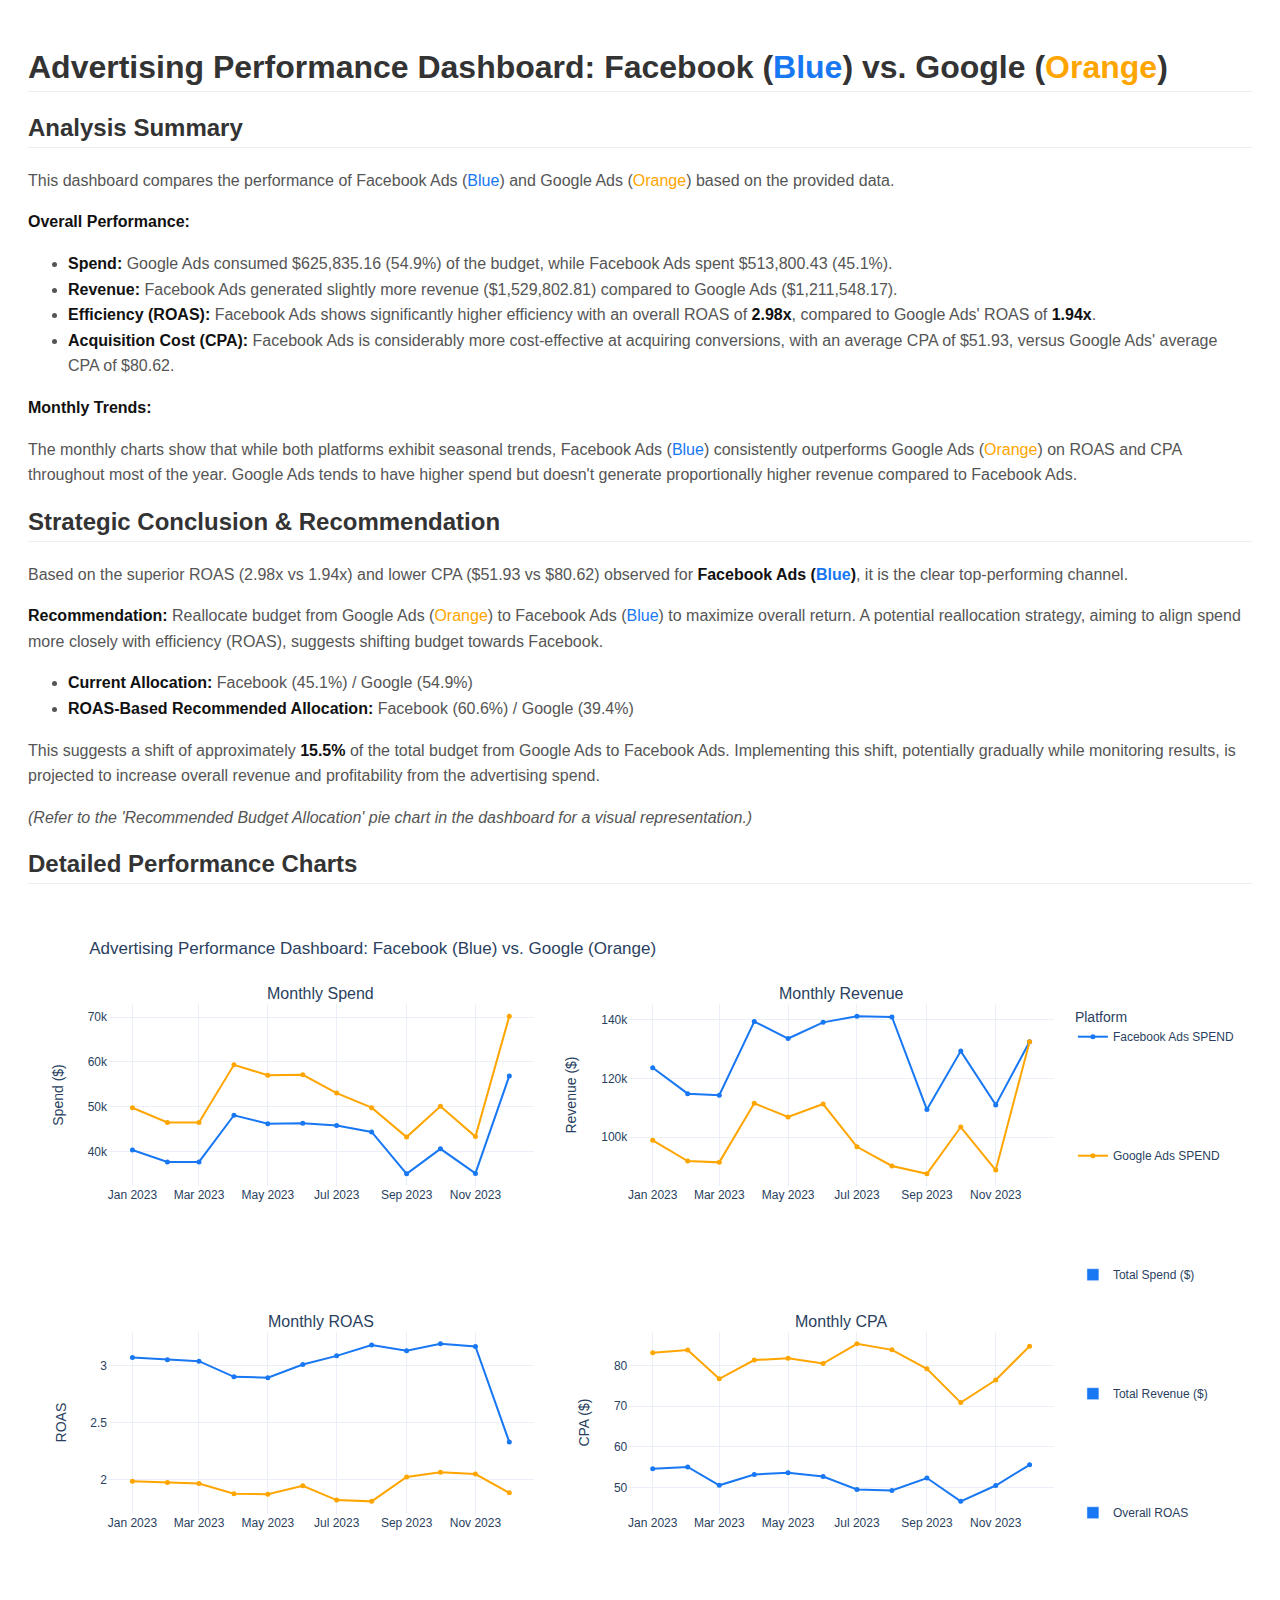
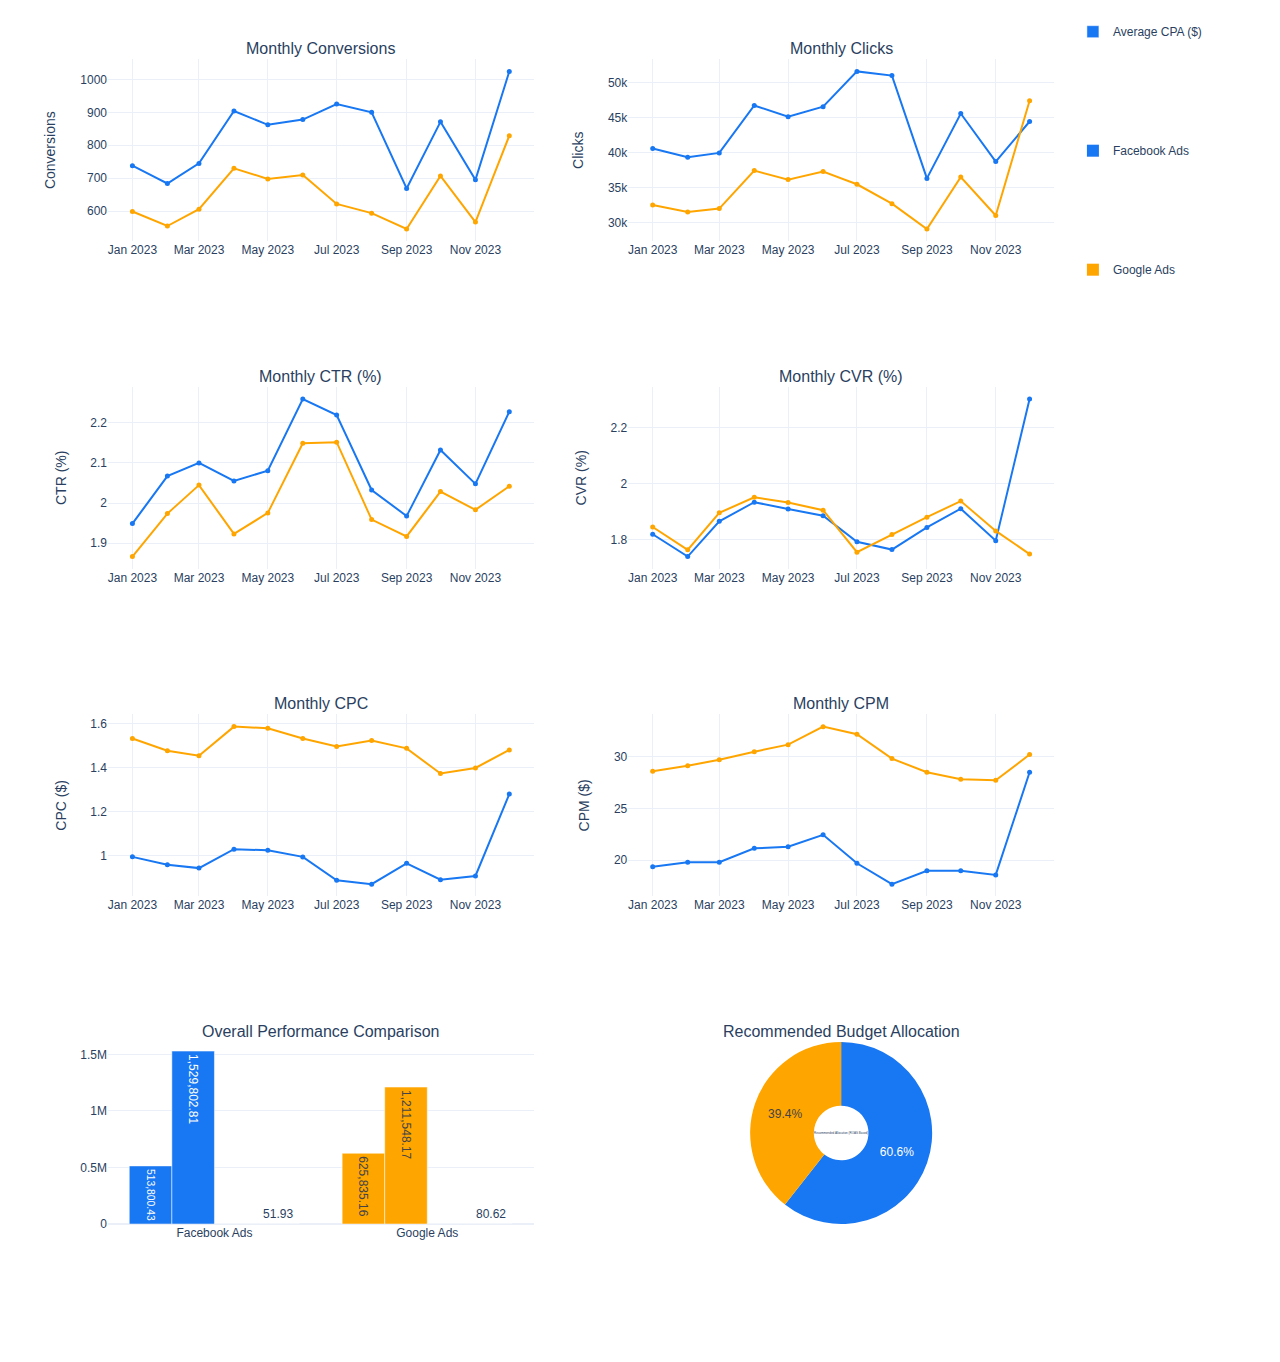
<file: dashboard-detailed.html>
<!DOCTYPE html>
    <html>
    <head>
        <meta charset="utf-8" />
        <title>Advertising Performance Dashboard (New Colors)</title>
        <style>
            body { font-family: sans-serif; padding: 20px; }
            h1, h2 { color: #333; border-bottom: 1px solid #eee; padding-bottom: 5px; }
            p, li { color: #555; line-height: 1.6; }
            b { color: #111; }
            .plotly-graph-div { margin-bottom: 30px !important; }
        </style>
    </head>
    <body>
        <h1>Advertising Performance Dashboard: Facebook (<span style="color:#1877F2;">Blue</span>) vs. Google (<span style="color:#FFA500;">Orange</span>)</h1>
        
<h2>Analysis Summary</h2>
<p>This dashboard compares the performance of Facebook Ads (<span style="color:#1877F2;">Blue</span>) and Google Ads (<span style="color:#FFA500;">Orange</span>) based on the provided data.</p>
<p><b>Overall Performance:</b></p>
<ul>
    <li><b>Spend:</b> Google Ads consumed $625,835.16 (54.9%) of the budget, while Facebook Ads spent $513,800.43 (45.1%).</li>
    <li><b>Revenue:</b> Facebook Ads generated slightly more revenue ($1,529,802.81) compared to Google Ads ($1,211,548.17).</li>
    <li><b>Efficiency (ROAS):</b> Facebook Ads shows significantly higher efficiency with an overall ROAS of <b>2.98x</b>, compared to Google Ads' ROAS of <b>1.94x</b>.</li>
    <li><b>Acquisition Cost (CPA):</b> Facebook Ads is considerably more cost-effective at acquiring conversions, with an average CPA of $51.93, versus Google Ads' average CPA of $80.62.</li>
</ul>
<p><b>Monthly Trends:</b></p>
<p>The monthly charts show that while both platforms exhibit seasonal trends, Facebook Ads (<span style="color:#1877F2;">Blue</span>) consistently outperforms Google Ads (<span style="color:#FFA500;">Orange</span>) on ROAS and CPA throughout most of the year. Google Ads tends to have higher spend but doesn't generate proportionally higher revenue compared to Facebook Ads.</p>

<h2>Strategic Conclusion & Recommendation</h2>
<p>Based on the superior ROAS (2.98x vs 1.94x) and lower CPA ($51.93 vs $80.62) observed for <b>Facebook Ads (<span style="color:#1877F2;">Blue</span>)</b>, it is the clear top-performing channel.</p>
<p><b>Recommendation:</b> Reallocate budget from Google Ads (<span style="color:#FFA500;">Orange</span>) to Facebook Ads (<span style="color:#1877F2;">Blue</span>) to maximize overall return. A potential reallocation strategy, aiming to align spend more closely with efficiency (ROAS), suggests shifting budget towards Facebook.</p>
<ul>
    <li><b>Current Allocation:</b> Facebook (45.1%) / Google (54.9%)</li>
    <li><b>ROAS-Based Recommended Allocation:</b> Facebook (60.6%) / Google (39.4%)</li>
</ul>
<p>This suggests a shift of approximately <b>15.5%</b> of the total budget from Google Ads to Facebook Ads. Implementing this shift, potentially gradually while monitoring results, is projected to increase overall revenue and profitability from the advertising spend.</p>
<p><i>(Refer to the 'Recommended Budget Allocation' pie chart in the dashboard for a visual representation.)</i></p>

        <h2>Detailed Performance Charts</h2>
        <div>                        <script type="text/javascript">window.PlotlyConfig = {MathJaxConfig: 'local'};</script>
        <script charset="utf-8" src="https://cdn.plot.ly/plotly-2.30.0.min.js"></script>                <div id="710c5c6f-9535-4b69-bf08-9e40630cb296" class="plotly-graph-div" style="height:2000px; width:100%;"></div>            <script type="text/javascript">                                    window.PLOTLYENV=window.PLOTLYENV || {};                                    if (document.getElementById("710c5c6f-9535-4b69-bf08-9e40630cb296")) {                    Plotly.newPlot(                        "710c5c6f-9535-4b69-bf08-9e40630cb296",                        [{"legendgroup":"Facebook Ads","line":{"color":"#1877F2","width":2},"marker":{"color":"#1877F2","size":5},"mode":"lines+markers","name":"Facebook Ads SPEND","showlegend":true,"x":["2023-01-01T00:00:00","2023-02-01T00:00:00","2023-03-01T00:00:00","2023-04-01T00:00:00","2023-05-01T00:00:00","2023-06-01T00:00:00","2023-07-01T00:00:00","2023-08-01T00:00:00","2023-09-01T00:00:00","2023-10-01T00:00:00","2023-11-01T00:00:00","2023-12-01T00:00:00"],"y":[40308.59,37652.5,37639.53,48074.0,46193.31,46263.439999999995,45805.46,44346.76,34993.62,40568.02,35076.8,56878.4],"type":"scatter","xaxis":"x","yaxis":"y"},{"legendgroup":"Facebook Ads","line":{"color":"#1877F2","width":2},"marker":{"color":"#1877F2","size":5},"mode":"lines+markers","name":"Facebook Ads REVENUE","showlegend":false,"x":["2023-01-01T00:00:00","2023-02-01T00:00:00","2023-03-01T00:00:00","2023-04-01T00:00:00","2023-05-01T00:00:00","2023-06-01T00:00:00","2023-07-01T00:00:00","2023-08-01T00:00:00","2023-09-01T00:00:00","2023-10-01T00:00:00","2023-11-01T00:00:00","2023-12-01T00:00:00"],"y":[123705.64,114860.89,114313.36,139447.02,133654.72,139159.19,141254.33,140986.43,109449.36,129368.21,111034.14,132569.52],"type":"scatter","xaxis":"x2","yaxis":"y2"},{"legendgroup":"Facebook Ads","line":{"color":"#1877F2","width":2},"marker":{"color":"#1877F2","size":5},"mode":"lines+markers","name":"Facebook Ads ROAS","showlegend":false,"x":["2023-01-01T00:00:00","2023-02-01T00:00:00","2023-03-01T00:00:00","2023-04-01T00:00:00","2023-05-01T00:00:00","2023-06-01T00:00:00","2023-07-01T00:00:00","2023-08-01T00:00:00","2023-09-01T00:00:00","2023-10-01T00:00:00","2023-11-01T00:00:00","2023-12-01T00:00:00"],"y":[3.068964704545607,3.0505514906048736,3.037055988743749,2.9006743770021215,2.8933782835653044,3.007973250584047,3.0837880462285496,3.1791821995564047,3.1276947054920297,3.1889209776567853,3.1654580805546684,2.3307533263945537],"type":"scatter","xaxis":"x3","yaxis":"y3"},{"legendgroup":"Facebook Ads","line":{"color":"#1877F2","width":2},"marker":{"color":"#1877F2","size":5},"mode":"lines+markers","name":"Facebook Ads CPA","showlegend":false,"x":["2023-01-01T00:00:00","2023-02-01T00:00:00","2023-03-01T00:00:00","2023-04-01T00:00:00","2023-05-01T00:00:00","2023-06-01T00:00:00","2023-07-01T00:00:00","2023-08-01T00:00:00","2023-09-01T00:00:00","2023-10-01T00:00:00","2023-11-01T00:00:00","2023-12-01T00:00:00"],"y":[54.61868563685636,55.04751461988304,50.52285906040268,53.17920353982301,53.58852668213457,52.69184510250569,49.519416216216214,49.27417777777778,52.30735426008969,46.57637198622273,50.47021582733814,55.5453125],"type":"scatter","xaxis":"x4","yaxis":"y4"},{"legendgroup":"Facebook Ads","line":{"color":"#1877F2","width":2},"marker":{"color":"#1877F2","size":5},"mode":"lines+markers","name":"Facebook Ads CONVERSIONS","showlegend":false,"x":["2023-01-01T00:00:00","2023-02-01T00:00:00","2023-03-01T00:00:00","2023-04-01T00:00:00","2023-05-01T00:00:00","2023-06-01T00:00:00","2023-07-01T00:00:00","2023-08-01T00:00:00","2023-09-01T00:00:00","2023-10-01T00:00:00","2023-11-01T00:00:00","2023-12-01T00:00:00"],"y":[738,684,745,904,862,878,925,900,669,871,695,1024],"type":"scatter","xaxis":"x5","yaxis":"y5"},{"legendgroup":"Facebook Ads","line":{"color":"#1877F2","width":2},"marker":{"color":"#1877F2","size":5},"mode":"lines+markers","name":"Facebook Ads CLICKS","showlegend":false,"x":["2023-01-01T00:00:00","2023-02-01T00:00:00","2023-03-01T00:00:00","2023-04-01T00:00:00","2023-05-01T00:00:00","2023-06-01T00:00:00","2023-07-01T00:00:00","2023-08-01T00:00:00","2023-09-01T00:00:00","2023-10-01T00:00:00","2023-11-01T00:00:00","2023-12-01T00:00:00"],"y":[40589,39353,39960,46764,45154,46587,51646,51044,36304,45609,38714,44464],"type":"scatter","xaxis":"x6","yaxis":"y6"},{"legendgroup":"Facebook Ads","line":{"color":"#1877F2","width":2},"marker":{"color":"#1877F2","size":5},"mode":"lines+markers","name":"Facebook Ads CTR","showlegend":false,"x":["2023-01-01T00:00:00","2023-02-01T00:00:00","2023-03-01T00:00:00","2023-04-01T00:00:00","2023-05-01T00:00:00","2023-06-01T00:00:00","2023-07-01T00:00:00","2023-08-01T00:00:00","2023-09-01T00:00:00","2023-10-01T00:00:00","2023-11-01T00:00:00","2023-12-01T00:00:00"],"y":[1.9487998909144508,2.0673543663818643,2.1001999289421844,2.055313801904211,2.080661697789349,2.2596148949204133,2.219741802329255,2.0326091934112624,1.9674117620918814,2.1323288430798777,2.0478700331984094,2.227958920253662],"type":"scatter","xaxis":"x7","yaxis":"y7"},{"legendgroup":"Facebook Ads","line":{"color":"#1877F2","width":2},"marker":{"color":"#1877F2","size":5},"mode":"lines+markers","name":"Facebook Ads CVR","showlegend":false,"x":["2023-01-01T00:00:00","2023-02-01T00:00:00","2023-03-01T00:00:00","2023-04-01T00:00:00","2023-05-01T00:00:00","2023-06-01T00:00:00","2023-07-01T00:00:00","2023-08-01T00:00:00","2023-09-01T00:00:00","2023-10-01T00:00:00","2023-11-01T00:00:00","2023-12-01T00:00:00"],"y":[1.8182266131217817,1.7381139938505323,1.8643643643643644,1.9331109400393465,1.9090224564822609,1.8846459312683794,1.7910389962436588,1.763184703393151,1.8427721463199647,1.909710802692451,1.795216200857571,2.3029866858582224],"type":"scatter","xaxis":"x8","yaxis":"y8"},{"legendgroup":"Facebook Ads","line":{"color":"#1877F2","width":2},"marker":{"color":"#1877F2","size":5},"mode":"lines+markers","name":"Facebook Ads CPC","showlegend":false,"x":["2023-01-01T00:00:00","2023-02-01T00:00:00","2023-03-01T00:00:00","2023-04-01T00:00:00","2023-05-01T00:00:00","2023-06-01T00:00:00","2023-07-01T00:00:00","2023-08-01T00:00:00","2023-09-01T00:00:00","2023-10-01T00:00:00","2023-11-01T00:00:00","2023-12-01T00:00:00"],"y":[0.9930914779866465,0.9567885548751048,0.9419301801801802,1.02801300145411,1.023017008459937,0.9930547148346104,0.8869120551446384,0.8687947653005251,0.9639053547818422,0.889474007323116,0.9060494911401561,1.279201151493343],"type":"scatter","xaxis":"x9","yaxis":"y9"},{"legendgroup":"Facebook Ads","line":{"color":"#1877F2","width":2},"marker":{"color":"#1877F2","size":5},"mode":"lines+markers","name":"Facebook Ads CPM","showlegend":false,"x":["2023-01-01T00:00:00","2023-02-01T00:00:00","2023-03-01T00:00:00","2023-04-01T00:00:00","2023-05-01T00:00:00","2023-06-01T00:00:00","2023-07-01T00:00:00","2023-08-01T00:00:00","2023-09-01T00:00:00","2023-10-01T00:00:00","2023-11-01T00:00:00","2023-12-01T00:00:00"],"y":[19.353365639684476,19.78020996625242,19.782416974829136,21.12889310425606,21.28552305689633,22.439212251112295,19.68715763794303,17.659202271374273,18.963987325411445,18.96651080984923,18.554716015005937,28.500076162683495],"type":"scatter","xaxis":"x10","yaxis":"y10"},{"legendgroup":"Google Ads","line":{"color":"#FFA500","width":2},"marker":{"color":"#FFA500","size":5},"mode":"lines+markers","name":"Google Ads SPEND","showlegend":true,"x":["2023-01-01T00:00:00","2023-02-01T00:00:00","2023-03-01T00:00:00","2023-04-01T00:00:00","2023-05-01T00:00:00","2023-06-01T00:00:00","2023-07-01T00:00:00","2023-08-01T00:00:00","2023-09-01T00:00:00","2023-10-01T00:00:00","2023-11-01T00:00:00","2023-12-01T00:00:00"],"y":[49763.69,46484.56,46468.54,59350.63,57028.77,57115.37,53040.79,49771.89,43201.979999999996,50083.93,43304.72,70220.29],"type":"scatter","xaxis":"x","yaxis":"y"},{"legendgroup":"Google Ads","line":{"color":"#FFA500","width":2},"marker":{"color":"#FFA500","size":5},"mode":"lines+markers","name":"Google Ads REVENUE","showlegend":false,"x":["2023-01-01T00:00:00","2023-02-01T00:00:00","2023-03-01T00:00:00","2023-04-01T00:00:00","2023-05-01T00:00:00","2023-06-01T00:00:00","2023-07-01T00:00:00","2023-08-01T00:00:00","2023-09-01T00:00:00","2023-10-01T00:00:00","2023-11-01T00:00:00","2023-12-01T00:00:00"],"y":[98964.47,91888.7,91450.71,111557.62,106923.8,111327.35,96753.23,90231.35,87559.49,103494.6,88827.33,132569.52],"type":"scatter","xaxis":"x2","yaxis":"y2"},{"legendgroup":"Google Ads","line":{"color":"#FFA500","width":2},"marker":{"color":"#FFA500","size":5},"mode":"lines+markers","name":"Google Ads ROAS","showlegend":false,"x":["2023-01-01T00:00:00","2023-02-01T00:00:00","2023-03-01T00:00:00","2023-04-01T00:00:00","2023-05-01T00:00:00","2023-06-01T00:00:00","2023-07-01T00:00:00","2023-08-01T00:00:00","2023-09-01T00:00:00","2023-10-01T00:00:00","2023-11-01T00:00:00","2023-12-01T00:00:00"],"y":[1.9886883388269638,1.9767574437619717,1.9680134129456188,1.879636660975629,1.8749098042970243,1.9491662226822657,1.82412875072185,1.812897802353899,2.026747153718418,2.0664233018455223,2.051215895172628,1.8879090359780628],"type":"scatter","xaxis":"x3","yaxis":"y3"},{"legendgroup":"Google Ads","line":{"color":"#FFA500","width":2},"marker":{"color":"#FFA500","size":5},"mode":"lines+markers","name":"Google Ads CPA","showlegend":false,"x":["2023-01-01T00:00:00","2023-02-01T00:00:00","2023-03-01T00:00:00","2023-04-01T00:00:00","2023-05-01T00:00:00","2023-06-01T00:00:00","2023-07-01T00:00:00","2023-08-01T00:00:00","2023-09-01T00:00:00","2023-10-01T00:00:00","2023-11-01T00:00:00","2023-12-01T00:00:00"],"y":[83.07794657762939,83.75596396396396,76.68075907590759,81.30223287671232,81.70310888252149,80.44418309859155,85.27458199356913,83.79106060606061,79.12450549450548,70.84007072135785,76.37516754850088,84.70481302774427],"type":"scatter","xaxis":"x4","yaxis":"y4"},{"legendgroup":"Google Ads","line":{"color":"#FFA500","width":2},"marker":{"color":"#FFA500","size":5},"mode":"lines+markers","name":"Google Ads CONVERSIONS","showlegend":false,"x":["2023-01-01T00:00:00","2023-02-01T00:00:00","2023-03-01T00:00:00","2023-04-01T00:00:00","2023-05-01T00:00:00","2023-06-01T00:00:00","2023-07-01T00:00:00","2023-08-01T00:00:00","2023-09-01T00:00:00","2023-10-01T00:00:00","2023-11-01T00:00:00","2023-12-01T00:00:00"],"y":[599,555,606,730,698,710,622,594,546,707,567,829],"type":"scatter","xaxis":"x5","yaxis":"y5"},{"legendgroup":"Google Ads","line":{"color":"#FFA500","width":2},"marker":{"color":"#FFA500","size":5},"mode":"lines+markers","name":"Google Ads CLICKS","showlegend":false,"x":["2023-01-01T00:00:00","2023-02-01T00:00:00","2023-03-01T00:00:00","2023-04-01T00:00:00","2023-05-01T00:00:00","2023-06-01T00:00:00","2023-07-01T00:00:00","2023-08-01T00:00:00","2023-09-01T00:00:00","2023-10-01T00:00:00","2023-11-01T00:00:00","2023-12-01T00:00:00"],"y":[32482,31492,31976,37422,36132,37280,35464,32685,29053,36497,30981,47450],"type":"scatter","xaxis":"x6","yaxis":"y6"},{"legendgroup":"Google Ads","line":{"color":"#FFA500","width":2},"marker":{"color":"#FFA500","size":5},"mode":"lines+markers","name":"Google Ads CTR","showlegend":false,"x":["2023-01-01T00:00:00","2023-02-01T00:00:00","2023-03-01T00:00:00","2023-04-01T00:00:00","2023-05-01T00:00:00","2023-06-01T00:00:00","2023-07-01T00:00:00","2023-08-01T00:00:00","2023-09-01T00:00:00","2023-10-01T00:00:00","2023-11-01T00:00:00","2023-12-01T00:00:00"],"y":[1.8663965308307078,1.9736479270805654,2.0447248388410753,1.9228704012480007,1.9753772171192798,2.1489793789057616,2.1518764600588574,1.9587080257589433,1.9166612240428074,2.028532966648177,1.9831381091407683,2.0418165755917506],"type":"scatter","xaxis":"x7","yaxis":"y7"},{"legendgroup":"Google Ads","line":{"color":"#FFA500","width":2},"marker":{"color":"#FFA500","size":5},"mode":"lines+markers","name":"Google Ads CVR","showlegend":false,"x":["2023-01-01T00:00:00","2023-02-01T00:00:00","2023-03-01T00:00:00","2023-04-01T00:00:00","2023-05-01T00:00:00","2023-06-01T00:00:00","2023-07-01T00:00:00","2023-08-01T00:00:00","2023-09-01T00:00:00","2023-10-01T00:00:00","2023-11-01T00:00:00","2023-12-01T00:00:00"],"y":[1.844098269810972,1.7623523434523054,1.8951713785339004,1.9507241729463953,1.931805601682719,1.9045064377682404,1.7538912700203024,1.817347407067462,1.8793239940797852,1.937145518809765,1.8301539653335914,1.7471022128556377],"type":"scatter","xaxis":"x8","yaxis":"y8"},{"legendgroup":"Google Ads","line":{"color":"#FFA500","width":2},"marker":{"color":"#FFA500","size":5},"mode":"lines+markers","name":"Google Ads CPC","showlegend":false,"x":["2023-01-01T00:00:00","2023-02-01T00:00:00","2023-03-01T00:00:00","2023-04-01T00:00:00","2023-05-01T00:00:00","2023-06-01T00:00:00","2023-07-01T00:00:00","2023-08-01T00:00:00","2023-09-01T00:00:00","2023-10-01T00:00:00","2023-11-01T00:00:00","2023-12-01T00:00:00"],"y":[1.5320389754325474,1.4760751936999872,1.4532317988491368,1.5859823098711987,1.5783452341414812,1.532064645922747,1.4956234491315137,1.522774667278568,1.4870058169552196,1.372275255500452,1.3977831574190633,1.4798796628029502],"type":"scatter","xaxis":"x9","yaxis":"y9"},{"legendgroup":"Google Ads","line":{"color":"#FFA500","width":2},"marker":{"color":"#FFA500","size":5},"mode":"lines+markers","name":"Google Ads CPM","showlegend":false,"x":["2023-01-01T00:00:00","2023-02-01T00:00:00","2023-03-01T00:00:00","2023-04-01T00:00:00","2023-05-01T00:00:00","2023-06-01T00:00:00","2023-07-01T00:00:00","2023-08-01T00:00:00","2023-09-01T00:00:00","2023-10-01T00:00:00","2023-11-01T00:00:00","2023-12-01T00:00:00"],"y":[28.593922288447384,29.132527462610238,29.714591557005274,30.496384405542624,31.178272162718773,32.923753312385394,32.1839689329814,29.826709622209357,28.50086389284166,27.83705595098217,27.71997047792854,30.216428253921944],"type":"scatter","xaxis":"x10","yaxis":"y10"},{"marker":{"color":["#1877F2","#FFA500"]},"name":"Total Spend ($)","text":["513,800.43","625,835.16"],"textposition":"auto","x":["Facebook Ads","Google Ads"],"y":[513800.43,625835.16],"type":"bar","xaxis":"x11","yaxis":"y11"},{"marker":{"color":["#1877F2","#FFA500"]},"name":"Total Revenue ($)","text":["1,529,802.81","1,211,548.17"],"textposition":"auto","x":["Facebook Ads","Google Ads"],"y":[1529802.81,1211548.17],"type":"bar","xaxis":"x11","yaxis":"y11"},{"marker":{"color":["#1877F2","#FFA500"]},"name":"Overall ROAS","text":["2.98","1.94"],"textposition":"auto","x":["Facebook Ads","Google Ads"],"y":[2.977426099078975,1.935890227068738],"type":"bar","xaxis":"x11","yaxis":"y11"},{"marker":{"color":["#1877F2","#FFA500"]},"name":"Average CPA ($)","text":["51.93","80.62"],"textposition":"auto","x":["Facebook Ads","Google Ads"],"y":[51.92525821121779,80.61769419039032],"type":"bar","xaxis":"x11","yaxis":"y11"},{"hole":0.3,"labels":["Facebook Ads","Google Ads"],"marker":{"colors":["#1877F2","#FFA500"]},"name":"Recommended Allocation","title":{"text":"Recommended Allocation (ROAS Based)"},"values":[0.6059911272623936,0.3940088727376063],"type":"pie","domain":{"x":[0.55,1.0],"y":[0.0,0.09999999999999999]}}],                        {"template":{"data":{"histogram2dcontour":[{"type":"histogram2dcontour","colorbar":{"outlinewidth":0,"ticks":""},"colorscale":[[0.0,"#0d0887"],[0.1111111111111111,"#46039f"],[0.2222222222222222,"#7201a8"],[0.3333333333333333,"#9c179e"],[0.4444444444444444,"#bd3786"],[0.5555555555555556,"#d8576b"],[0.6666666666666666,"#ed7953"],[0.7777777777777778,"#fb9f3a"],[0.8888888888888888,"#fdca26"],[1.0,"#f0f921"]]}],"choropleth":[{"type":"choropleth","colorbar":{"outlinewidth":0,"ticks":""}}],"histogram2d":[{"type":"histogram2d","colorbar":{"outlinewidth":0,"ticks":""},"colorscale":[[0.0,"#0d0887"],[0.1111111111111111,"#46039f"],[0.2222222222222222,"#7201a8"],[0.3333333333333333,"#9c179e"],[0.4444444444444444,"#bd3786"],[0.5555555555555556,"#d8576b"],[0.6666666666666666,"#ed7953"],[0.7777777777777778,"#fb9f3a"],[0.8888888888888888,"#fdca26"],[1.0,"#f0f921"]]}],"heatmap":[{"type":"heatmap","colorbar":{"outlinewidth":0,"ticks":""},"colorscale":[[0.0,"#0d0887"],[0.1111111111111111,"#46039f"],[0.2222222222222222,"#7201a8"],[0.3333333333333333,"#9c179e"],[0.4444444444444444,"#bd3786"],[0.5555555555555556,"#d8576b"],[0.6666666666666666,"#ed7953"],[0.7777777777777778,"#fb9f3a"],[0.8888888888888888,"#fdca26"],[1.0,"#f0f921"]]}],"heatmapgl":[{"type":"heatmapgl","colorbar":{"outlinewidth":0,"ticks":""},"colorscale":[[0.0,"#0d0887"],[0.1111111111111111,"#46039f"],[0.2222222222222222,"#7201a8"],[0.3333333333333333,"#9c179e"],[0.4444444444444444,"#bd3786"],[0.5555555555555556,"#d8576b"],[0.6666666666666666,"#ed7953"],[0.7777777777777778,"#fb9f3a"],[0.8888888888888888,"#fdca26"],[1.0,"#f0f921"]]}],"contourcarpet":[{"type":"contourcarpet","colorbar":{"outlinewidth":0,"ticks":""}}],"contour":[{"type":"contour","colorbar":{"outlinewidth":0,"ticks":""},"colorscale":[[0.0,"#0d0887"],[0.1111111111111111,"#46039f"],[0.2222222222222222,"#7201a8"],[0.3333333333333333,"#9c179e"],[0.4444444444444444,"#bd3786"],[0.5555555555555556,"#d8576b"],[0.6666666666666666,"#ed7953"],[0.7777777777777778,"#fb9f3a"],[0.8888888888888888,"#fdca26"],[1.0,"#f0f921"]]}],"surface":[{"type":"surface","colorbar":{"outlinewidth":0,"ticks":""},"colorscale":[[0.0,"#0d0887"],[0.1111111111111111,"#46039f"],[0.2222222222222222,"#7201a8"],[0.3333333333333333,"#9c179e"],[0.4444444444444444,"#bd3786"],[0.5555555555555556,"#d8576b"],[0.6666666666666666,"#ed7953"],[0.7777777777777778,"#fb9f3a"],[0.8888888888888888,"#fdca26"],[1.0,"#f0f921"]]}],"mesh3d":[{"type":"mesh3d","colorbar":{"outlinewidth":0,"ticks":""}}],"scatter":[{"fillpattern":{"fillmode":"overlay","size":10,"solidity":0.2},"type":"scatter"}],"parcoords":[{"type":"parcoords","line":{"colorbar":{"outlinewidth":0,"ticks":""}}}],"scatterpolargl":[{"type":"scatterpolargl","marker":{"colorbar":{"outlinewidth":0,"ticks":""}}}],"bar":[{"error_x":{"color":"#2a3f5f"},"error_y":{"color":"#2a3f5f"},"marker":{"line":{"color":"white","width":0.5},"pattern":{"fillmode":"overlay","size":10,"solidity":0.2}},"type":"bar"}],"scattergeo":[{"type":"scattergeo","marker":{"colorbar":{"outlinewidth":0,"ticks":""}}}],"scatterpolar":[{"type":"scatterpolar","marker":{"colorbar":{"outlinewidth":0,"ticks":""}}}],"histogram":[{"marker":{"pattern":{"fillmode":"overlay","size":10,"solidity":0.2}},"type":"histogram"}],"scattergl":[{"type":"scattergl","marker":{"colorbar":{"outlinewidth":0,"ticks":""}}}],"scatter3d":[{"type":"scatter3d","line":{"colorbar":{"outlinewidth":0,"ticks":""}},"marker":{"colorbar":{"outlinewidth":0,"ticks":""}}}],"scattermapbox":[{"type":"scattermapbox","marker":{"colorbar":{"outlinewidth":0,"ticks":""}}}],"scatterternary":[{"type":"scatterternary","marker":{"colorbar":{"outlinewidth":0,"ticks":""}}}],"scattercarpet":[{"type":"scattercarpet","marker":{"colorbar":{"outlinewidth":0,"ticks":""}}}],"carpet":[{"aaxis":{"endlinecolor":"#2a3f5f","gridcolor":"#C8D4E3","linecolor":"#C8D4E3","minorgridcolor":"#C8D4E3","startlinecolor":"#2a3f5f"},"baxis":{"endlinecolor":"#2a3f5f","gridcolor":"#C8D4E3","linecolor":"#C8D4E3","minorgridcolor":"#C8D4E3","startlinecolor":"#2a3f5f"},"type":"carpet"}],"table":[{"cells":{"fill":{"color":"#EBF0F8"},"line":{"color":"white"}},"header":{"fill":{"color":"#C8D4E3"},"line":{"color":"white"}},"type":"table"}],"barpolar":[{"marker":{"line":{"color":"white","width":0.5},"pattern":{"fillmode":"overlay","size":10,"solidity":0.2}},"type":"barpolar"}],"pie":[{"automargin":true,"type":"pie"}]},"layout":{"autotypenumbers":"strict","colorway":["#636efa","#EF553B","#00cc96","#ab63fa","#FFA15A","#19d3f3","#FF6692","#B6E880","#FF97FF","#FECB52"],"font":{"color":"#2a3f5f"},"hovermode":"closest","hoverlabel":{"align":"left"},"paper_bgcolor":"white","plot_bgcolor":"white","polar":{"bgcolor":"white","angularaxis":{"gridcolor":"#EBF0F8","linecolor":"#EBF0F8","ticks":""},"radialaxis":{"gridcolor":"#EBF0F8","linecolor":"#EBF0F8","ticks":""}},"ternary":{"bgcolor":"white","aaxis":{"gridcolor":"#DFE8F3","linecolor":"#A2B1C6","ticks":""},"baxis":{"gridcolor":"#DFE8F3","linecolor":"#A2B1C6","ticks":""},"caxis":{"gridcolor":"#DFE8F3","linecolor":"#A2B1C6","ticks":""}},"coloraxis":{"colorbar":{"outlinewidth":0,"ticks":""}},"colorscale":{"sequential":[[0.0,"#0d0887"],[0.1111111111111111,"#46039f"],[0.2222222222222222,"#7201a8"],[0.3333333333333333,"#9c179e"],[0.4444444444444444,"#bd3786"],[0.5555555555555556,"#d8576b"],[0.6666666666666666,"#ed7953"],[0.7777777777777778,"#fb9f3a"],[0.8888888888888888,"#fdca26"],[1.0,"#f0f921"]],"sequentialminus":[[0.0,"#0d0887"],[0.1111111111111111,"#46039f"],[0.2222222222222222,"#7201a8"],[0.3333333333333333,"#9c179e"],[0.4444444444444444,"#bd3786"],[0.5555555555555556,"#d8576b"],[0.6666666666666666,"#ed7953"],[0.7777777777777778,"#fb9f3a"],[0.8888888888888888,"#fdca26"],[1.0,"#f0f921"]],"diverging":[[0,"#8e0152"],[0.1,"#c51b7d"],[0.2,"#de77ae"],[0.3,"#f1b6da"],[0.4,"#fde0ef"],[0.5,"#f7f7f7"],[0.6,"#e6f5d0"],[0.7,"#b8e186"],[0.8,"#7fbc41"],[0.9,"#4d9221"],[1,"#276419"]]},"xaxis":{"gridcolor":"#EBF0F8","linecolor":"#EBF0F8","ticks":"","title":{"standoff":15},"zerolinecolor":"#EBF0F8","automargin":true,"zerolinewidth":2},"yaxis":{"gridcolor":"#EBF0F8","linecolor":"#EBF0F8","ticks":"","title":{"standoff":15},"zerolinecolor":"#EBF0F8","automargin":true,"zerolinewidth":2},"scene":{"xaxis":{"backgroundcolor":"white","gridcolor":"#DFE8F3","linecolor":"#EBF0F8","showbackground":true,"ticks":"","zerolinecolor":"#EBF0F8","gridwidth":2},"yaxis":{"backgroundcolor":"white","gridcolor":"#DFE8F3","linecolor":"#EBF0F8","showbackground":true,"ticks":"","zerolinecolor":"#EBF0F8","gridwidth":2},"zaxis":{"backgroundcolor":"white","gridcolor":"#DFE8F3","linecolor":"#EBF0F8","showbackground":true,"ticks":"","zerolinecolor":"#EBF0F8","gridwidth":2}},"shapedefaults":{"line":{"color":"#2a3f5f"}},"annotationdefaults":{"arrowcolor":"#2a3f5f","arrowhead":0,"arrowwidth":1},"geo":{"bgcolor":"white","landcolor":"white","subunitcolor":"#C8D4E3","showland":true,"showlakes":true,"lakecolor":"white"},"title":{"x":0.05},"mapbox":{"style":"light"}}},"xaxis":{"anchor":"y","domain":[0.0,0.45]},"yaxis":{"anchor":"x","domain":[0.8999999999999999,0.9999999999999999],"title":{"text":"Spend ($)"}},"xaxis2":{"anchor":"y2","domain":[0.55,1.0]},"yaxis2":{"anchor":"x2","domain":[0.8999999999999999,0.9999999999999999],"title":{"text":"Revenue ($)"}},"xaxis3":{"anchor":"y3","domain":[0.0,0.45]},"yaxis3":{"anchor":"x3","domain":[0.72,0.82],"title":{"text":"ROAS"}},"xaxis4":{"anchor":"y4","domain":[0.55,1.0]},"yaxis4":{"anchor":"x4","domain":[0.72,0.82],"title":{"text":"CPA ($)"}},"xaxis5":{"anchor":"y5","domain":[0.0,0.45]},"yaxis5":{"anchor":"x5","domain":[0.54,0.64],"title":{"text":"Conversions"}},"xaxis6":{"anchor":"y6","domain":[0.55,1.0]},"yaxis6":{"anchor":"x6","domain":[0.54,0.64],"title":{"text":"Clicks"}},"xaxis7":{"anchor":"y7","domain":[0.0,0.45]},"yaxis7":{"anchor":"x7","domain":[0.36,0.45999999999999996],"title":{"text":"CTR (%)"}},"xaxis8":{"anchor":"y8","domain":[0.55,1.0]},"yaxis8":{"anchor":"x8","domain":[0.36,0.45999999999999996],"title":{"text":"CVR (%)"}},"xaxis9":{"anchor":"y9","domain":[0.0,0.45]},"yaxis9":{"anchor":"x9","domain":[0.18,0.27999999999999997],"title":{"text":"CPC ($)"}},"xaxis10":{"anchor":"y10","domain":[0.55,1.0]},"yaxis10":{"anchor":"x10","domain":[0.18,0.27999999999999997],"title":{"text":"CPM ($)"}},"xaxis11":{"anchor":"y11","domain":[0.0,0.45]},"yaxis11":{"anchor":"x11","domain":[0.0,0.09999999999999999]},"annotations":[{"font":{"size":16},"showarrow":false,"text":"Monthly Spend","x":0.225,"xanchor":"center","xref":"paper","y":0.9999999999999999,"yanchor":"bottom","yref":"paper"},{"font":{"size":16},"showarrow":false,"text":"Monthly Revenue","x":0.775,"xanchor":"center","xref":"paper","y":0.9999999999999999,"yanchor":"bottom","yref":"paper"},{"font":{"size":16},"showarrow":false,"text":"Monthly ROAS","x":0.225,"xanchor":"center","xref":"paper","y":0.82,"yanchor":"bottom","yref":"paper"},{"font":{"size":16},"showarrow":false,"text":"Monthly CPA","x":0.775,"xanchor":"center","xref":"paper","y":0.82,"yanchor":"bottom","yref":"paper"},{"font":{"size":16},"showarrow":false,"text":"Monthly Conversions","x":0.225,"xanchor":"center","xref":"paper","y":0.64,"yanchor":"bottom","yref":"paper"},{"font":{"size":16},"showarrow":false,"text":"Monthly Clicks","x":0.775,"xanchor":"center","xref":"paper","y":0.64,"yanchor":"bottom","yref":"paper"},{"font":{"size":16},"showarrow":false,"text":"Monthly CTR (%)","x":0.225,"xanchor":"center","xref":"paper","y":0.45999999999999996,"yanchor":"bottom","yref":"paper"},{"font":{"size":16},"showarrow":false,"text":"Monthly CVR (%)","x":0.775,"xanchor":"center","xref":"paper","y":0.45999999999999996,"yanchor":"bottom","yref":"paper"},{"font":{"size":16},"showarrow":false,"text":"Monthly CPC","x":0.225,"xanchor":"center","xref":"paper","y":0.27999999999999997,"yanchor":"bottom","yref":"paper"},{"font":{"size":16},"showarrow":false,"text":"Monthly CPM","x":0.775,"xanchor":"center","xref":"paper","y":0.27999999999999997,"yanchor":"bottom","yref":"paper"},{"font":{"size":16},"showarrow":false,"text":"Overall Performance Comparison","x":0.225,"xanchor":"center","xref":"paper","y":0.09999999999999999,"yanchor":"bottom","yref":"paper"},{"font":{"size":16},"showarrow":false,"text":"Recommended Budget Allocation","x":0.775,"xanchor":"center","xref":"paper","y":0.09999999999999999,"yanchor":"bottom","yref":"paper"}],"title":{"text":"Advertising Performance Dashboard: Facebook (Blue) vs. Google (Orange)"},"legend":{"title":{"text":"Platform"},"tracegroupgap":100},"height":2000},                        {"responsive": true}                    )                };                            </script>        </div>
    </body>
    </html>
</file>
